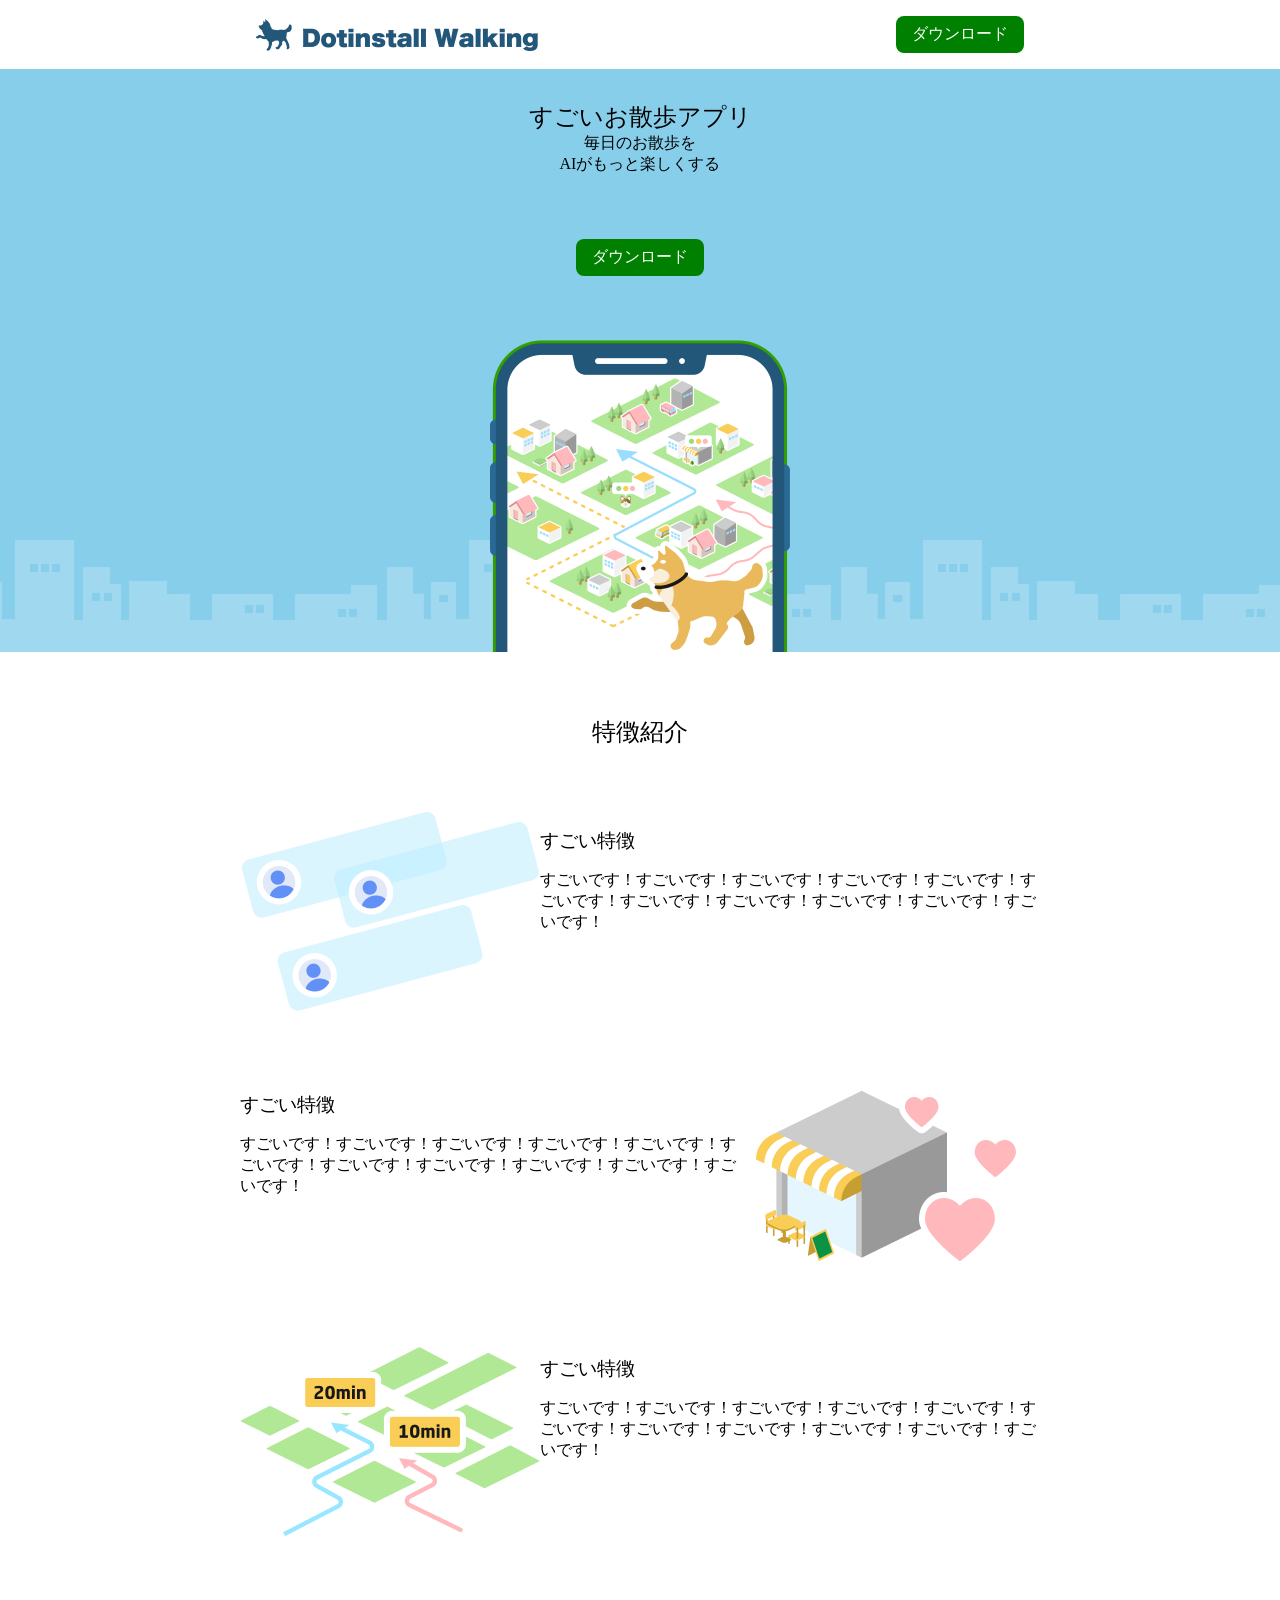
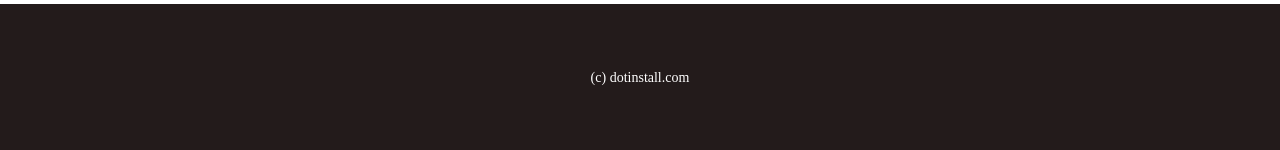
<file: MyWalkingApp/index.html>
<!DOCTYPE html>
<html lang="ja">
<head>
  <meta charset="UTF-8">
  <meta http-equiv="X-UA-Compatible" content="IE=edge">
  <meta name="viewport" content="width=device-width, initial-scale=1.0">
  <title>Dotinstall Walking - すごいお散歩アプリ</title>
  <link rel="icon" href="favicon.png">
  <link rel="stylesheet" href="style.css">
</head>
<body>
  <header class="container">
    <h1>
      <img src="logo-sp.png" alt="Dotinstall Walking" width="116" height="32" class="logo-sp">
      <img src="logo-pc.png" alt="Dotinstall Walking" width="284" height="32" class="logo-pc">
    </h1>
    <a href="#" class="btn">ダウンロード</a>
  </header>
  <section class="hero">
    <div class="container">
      <div>
        <h2>すごいお散歩アプリ</h2>
        <p>毎日のお散歩を<br>AIがもっと楽しくする</p>
        <a href="#" class="btn">ダウンロード</a>
      </div>
      <div>
        <img src="app.png" alt="アプリ紹介画像" width="300" height="312">
      </div>
    </div>
  </section>

  <section class="features container">
    <h2>特徴紹介</h2>
    <section class="feature">
      <div class="pic">
        <img src="feature-1.png" alt="すごい特徴のイメージ" width="300" height="200">
      </div>
      <div class="description">
        <h3>すごい特徴</h3>
        <p>すごいです！すごいです！すごいです！すごいです！すごいです！すごいです！すごいです！すごいです！すごいです！すごいです！すごいです！</p>
      </div>
    </section>
    <section class="feature reversed">
      <div class="pic">
        <img src="feature-2.png" alt="すごい特徴のイメージ" width="300" height="200">
      </div>
      <div class="description">
        <h3>すごい特徴</h3>
        <p>すごいです！すごいです！すごいです！すごいです！すごいです！すごいです！すごいです！すごいです！すごいです！すごいです！すごいです！</p>
      </div>
    </section>
    <section class="feature">
      <div class="pic">
        <img src="feature-3.png" alt="すごい特徴のイメージ" width="300" height="200">
      </div>
      <div class="description">
        <h3>すごい特徴</h3>
        <p>すごいです！すごいです！すごいです！すごいです！すごいです！すごいです！すごいです！すごいです！すごいです！すごいです！すごいです！</p>
      </div>
    </section>
  </section>
  <footer>
    <small>(c) dotinstall.com</small>
  </footer>
</body>
</html>
</file>
<file: MyWalkingApp/style.css>
@charset "utf-8";
/* common */
body {
  margin: 0;
}

img {
  vertical-align: bottom;
}

.btn {
  background: green;
  color: white;
  border-radius: 8px;
  padding: 8px 16px;
  text-decoration: none;
  display: inline-block;
}

.container {
  max-width: 800px;
  margin: 0 auto;
  width: calc(100% - 32px);
  box-sizing: border-box;
}


/* header */
header {
  display: flex;
  align-items: center;
  justify-content: space-between;
  padding: 16px;
}

h1 {
  margin: 0;
  font-size: 0;
}

.logo-pc {
  display: none;
}

/* hero */
.hero {
  background: skyblue url(bg.png) repeat-x center bottom;
  text-align: center;
  padding: 32px 0 0;
}

h2 {
  margin: 0;
  font-weight: normal;
  text-align: center;
}

p {
  margin: 0;
}

.hero img {
  margin-top: 64px;
}

.hero .btn {
  margin-top: 64px;
}

h3 {
  font-weight: normal;
  margin: 0;
}

/* features */
.features {
  padding: 64px 0;
}

.feature {
  margin-top: 64px;
}

.pic {
  text-align: center;
}

.feature h3 {
  margin-top: 16px;
}

.feature p {
  margin-top: 16px;
}

footer {
  padding: 64px 0;
  color: white;
  background: rgb(35, 27, 27);
  text-align: center;
}

small {
  font-size: 14px;
}

/* large screen */
@media (min-width: 600px) {
  /* header */

  .logo-sp {
    display: none;
  }

  .logo-pc {
    display: inline;
  }

  /* hero */

  .hero container{
    display: flex;
    align-items: center;
  }

  .hero .container div {
    flex: 1;
  }

  .hero img {
    /* margin-top: 0; */
  }

  /* features */

.feature {
  display: flex;
}

.pic {
  width: 300px;
}

.description {
  flex: 1;
}

.reversed {
  flex-direction: row-reverse;
}

}
</file>
